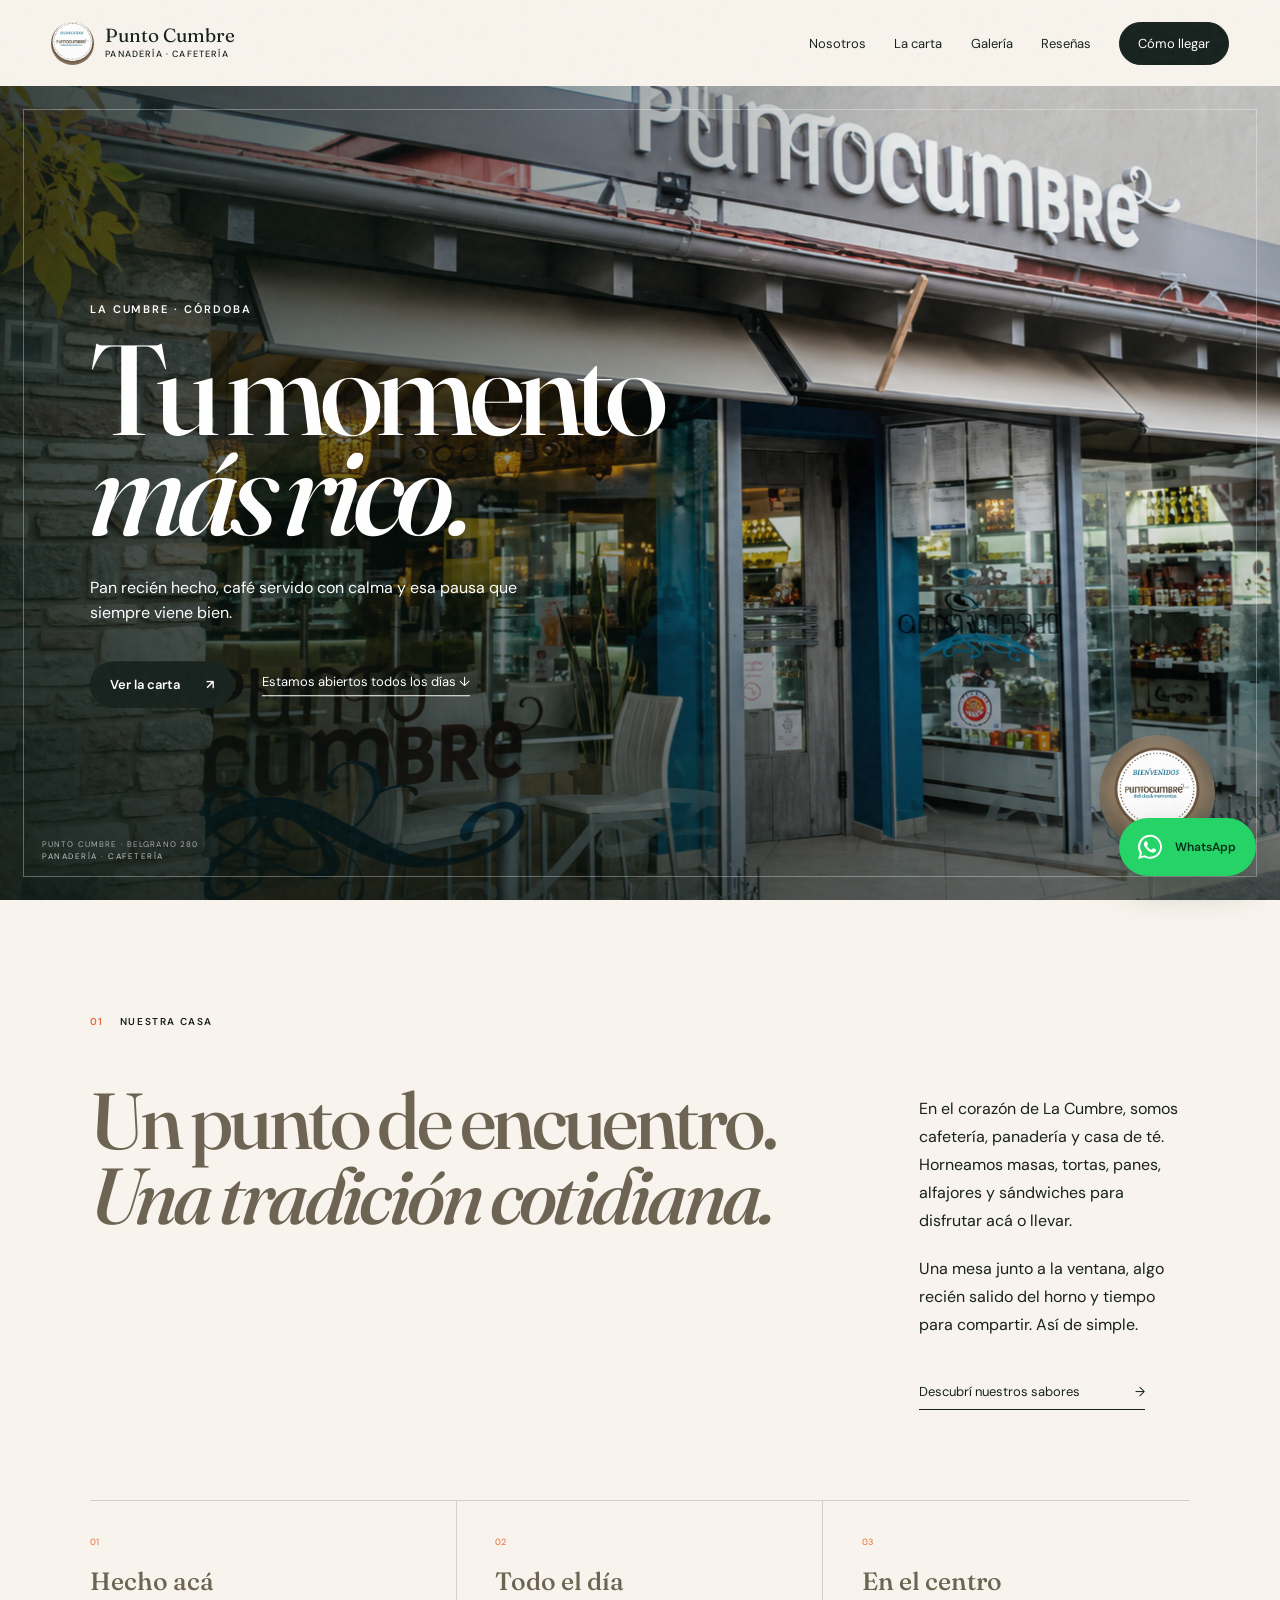
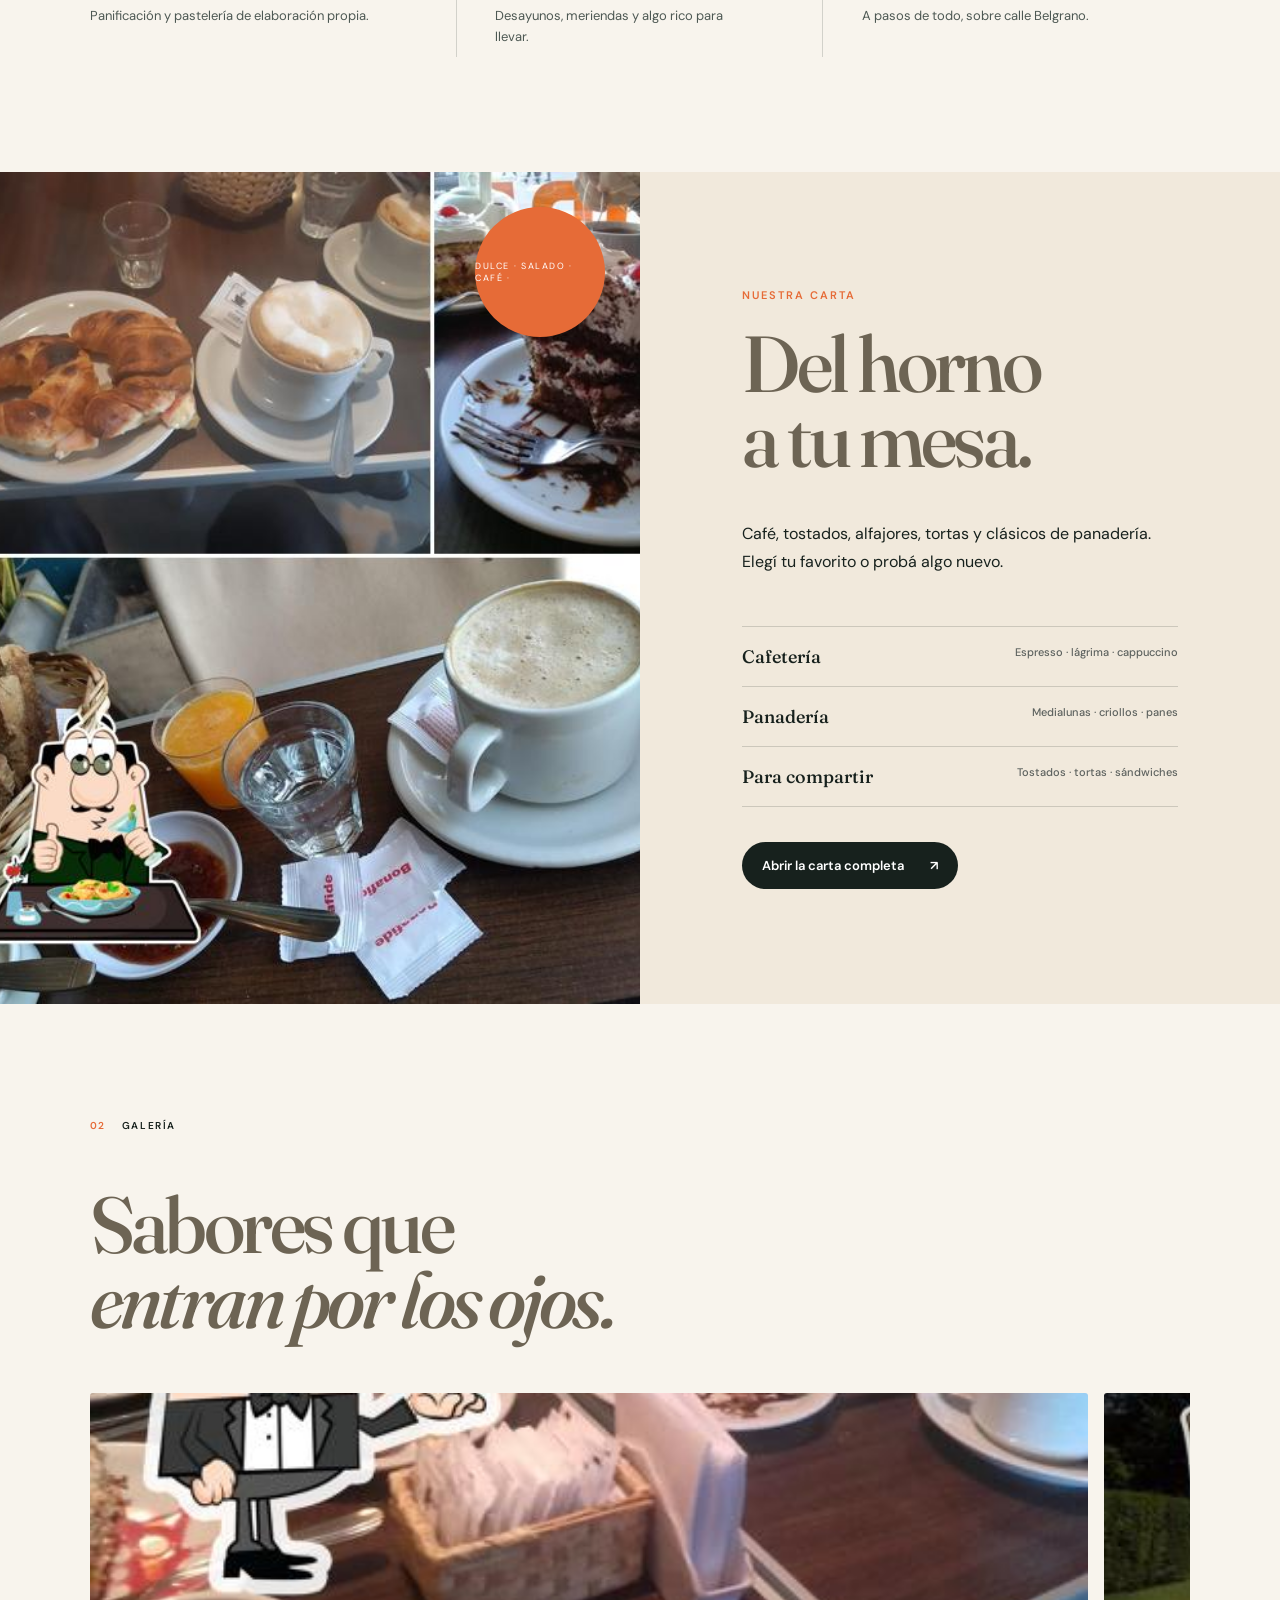
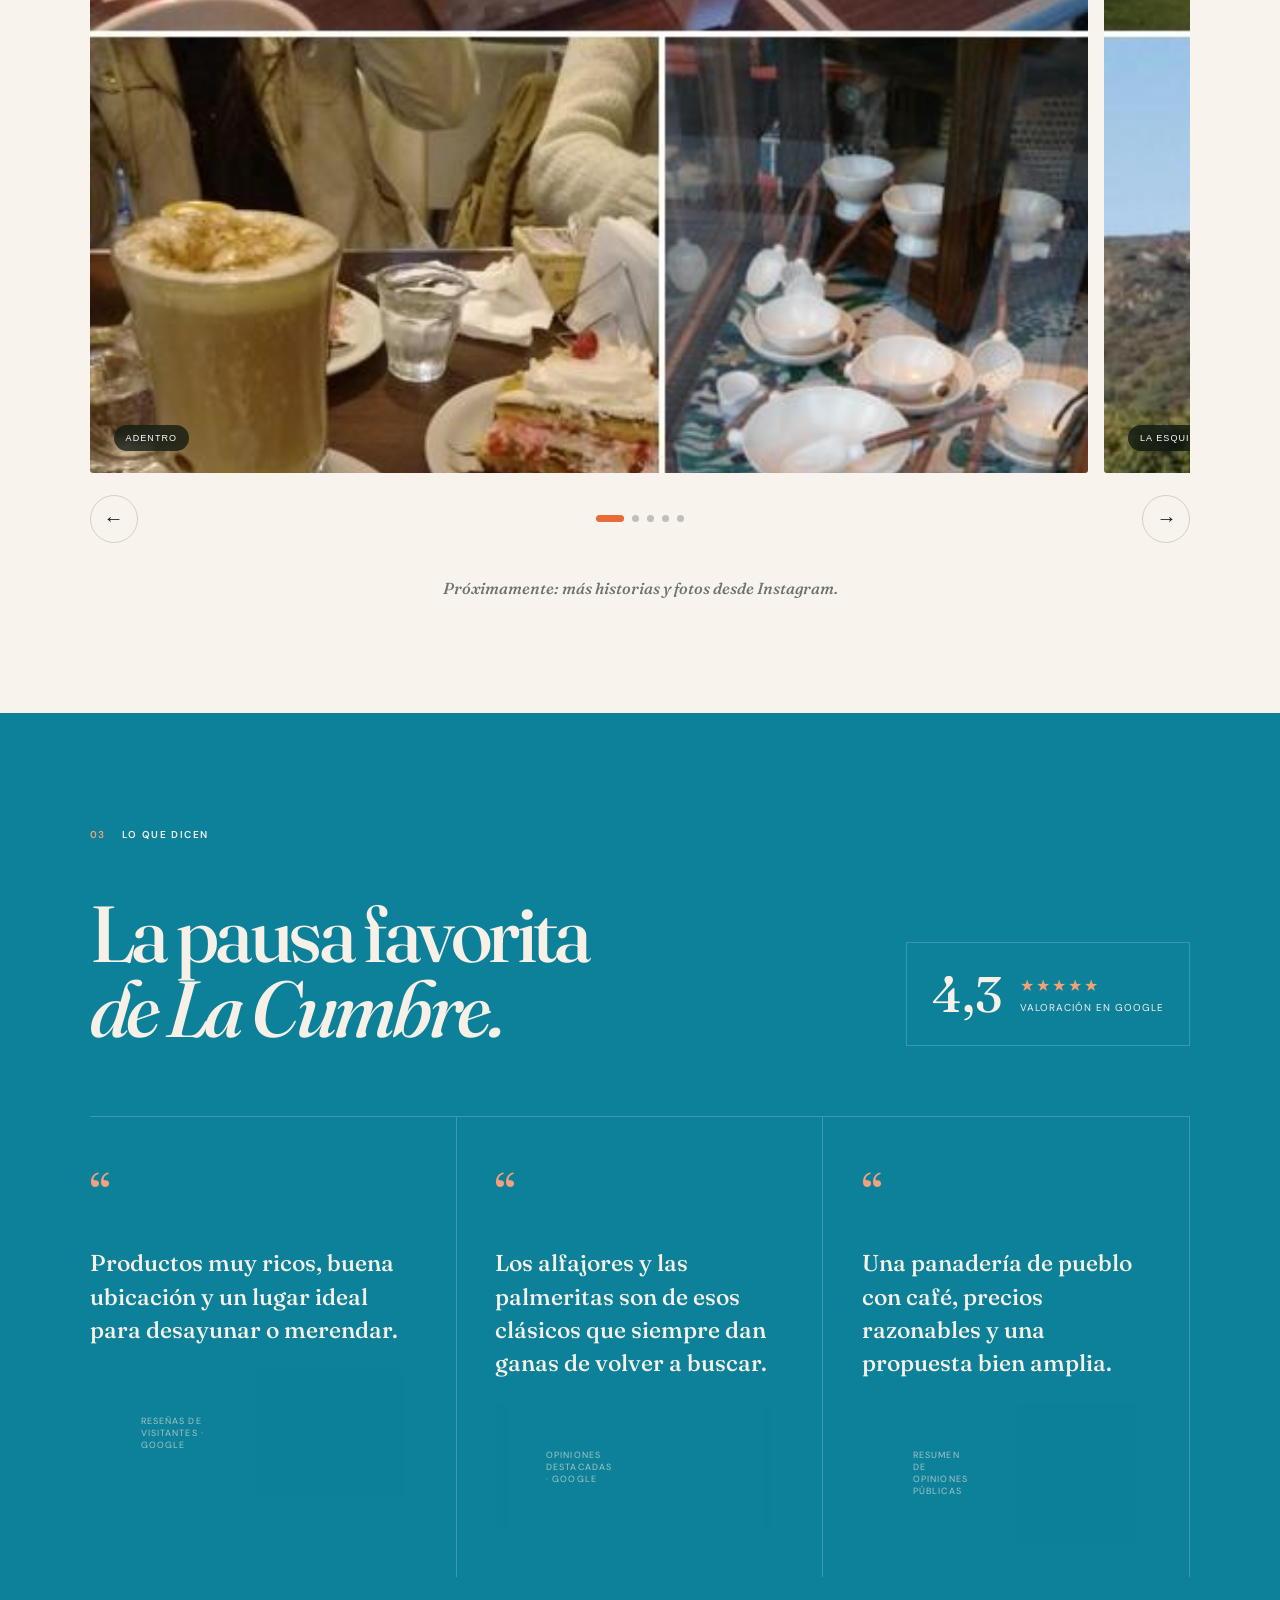
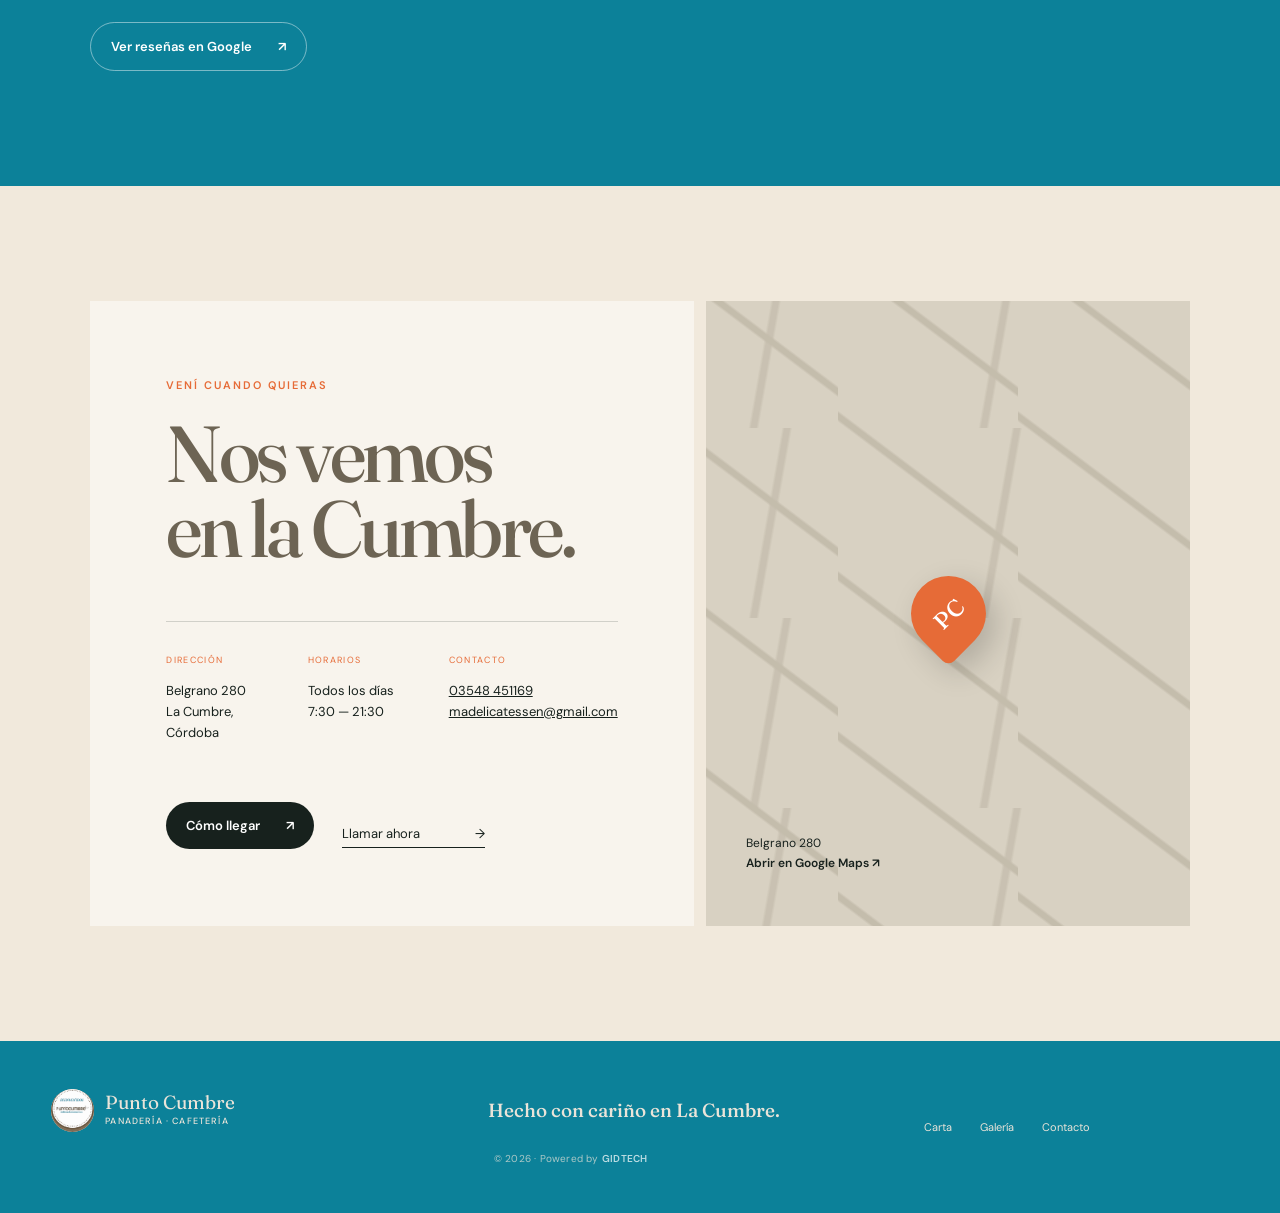
<file: index.html>
<!doctype html>
<html lang="es">
<head>
  <meta charset="utf-8">
  <meta name="viewport" content="width=device-width,initial-scale=1">
  <meta name="description" content="Punto Cumbre, panadería y cafetería en La Cumbre, Córdoba. Panificación propia, café y momentos ricos todos los días.">
  <meta name="theme-color" content="#0C8199">
  <title>Punto Cumbre — Panadería & Cafetería</title>
  <link rel="preconnect" href="https://fonts.googleapis.com">
  <link rel="preconnect" href="https://fonts.gstatic.com" crossorigin>
  <link href="https://fonts.googleapis.com/css2?family=DM+Sans:wght@400;500;600&family=Fraunces:opsz,wght@9..144,500;9..144,600&display=swap" rel="stylesheet">
  <link rel="stylesheet" href="styles.css?v=20260728k">
</head>
<body>
  <div class="noise" aria-hidden="true"></div>
  <header class="site-header" id="inicio">
    <a class="brand" href="#inicio" aria-label="Punto Cumbre, inicio">
      <span class="brand-mark"><img src="assets/img/logopuntocumbre-blanco.png" alt="" aria-hidden="true"></span>
      <span>Punto Cumbre<small>panadería · cafetería</small></span>
    </a>
    <button class="menu-toggle" aria-label="Abrir menú" aria-expanded="false"><span></span><span></span></button>
    <nav class="nav" aria-label="Navegación principal">
      <a href="#historia">Nosotros</a>
      <a href="menu.html">La carta</a>
      <a href="#galeria">Galería</a>
      <a href="#resenas">Reseñas</a>
      <a class="nav-cta" href="#visitanos">Cómo llegar</a>
    </nav>
  </header>

  <main>
    <section class="hero" id="hero">
      <div class="hero-media" aria-hidden="true">
        <img class="hero-image" src="assets/img/fachada-premium.png" alt="" fetchpriority="high">
        <div class="hero-light"></div>
      </div>
      <div class="hero-shade"></div>
      <div class="hero-curtain" aria-hidden="true"></div>
      <div class="hero-frame" aria-hidden="true"><span>Panadería · Cafetería</span><span>La Cumbre · Córdoba</span></div>
      <div class="hero-copy">
        <p class="eyebrow">La Cumbre · Córdoba</p>
        <h1>Tu momento<br><em>más rico.</em></h1>
        <p class="hero-lead">Pan recién hecho, café servido con calma y esa pausa que siempre viene bien.</p>
        <div class="hero-actions">
          <a class="button button-light" href="menu.html">Ver la carta <span>↗</span></a>
          <a class="text-link" href="#visitanos">Estamos abiertos todos los días ↓</a>
        </div>
      </div>
      <div class="hero-stamp" aria-label="Logo de Punto Cumbre">
        <img class="hero-logo" src="assets/img/logopuntocumbre-blanco.png" alt="Punto Cumbre, delicias y momentos">
      </div>
      <p class="photo-credit">Punto Cumbre · Belgrano 280</p>
    </section>

    <section class="intro section" id="historia">
      <div class="section-kicker"><span>01</span> Nuestra casa</div>
      <div class="intro-grid">
        <h2>Un punto de encuentro.<br><em>Una tradición cotidiana.</em></h2>
        <div class="intro-copy">
          <p>En el corazón de La Cumbre, somos cafetería, panadería y casa de té. Horneamos masas, tortas, panes, alfajores y sándwiches para disfrutar acá o llevar.</p>
          <p>Una mesa junto a la ventana, algo recién salido del horno y tiempo para compartir. Así de simple.</p>
          <a class="arrow-link" href="menu.html">Descubrí nuestros sabores <span>→</span></a>
        </div>
      </div>
      <div class="feature-strip">
        <article><span>01</span><h3>Hecho acá</h3><p>Panificación y pastelería de elaboración propia.</p></article>
        <article><span>02</span><h3>Todo el día</h3><p>Desayunos, meriendas y algo rico para llevar.</p></article>
        <article><span>03</span><h3>En el centro</h3><p>A pasos de todo, sobre calle Belgrano.</p></article>
      </div>
    </section>

    <section class="menu-teaser">
      <div class="menu-visual">
        <img src="assets/img/productos.jpg" alt="Selección de productos de Punto Cumbre" loading="lazy">
        <div class="menu-orbit"><span>dulce · salado · café · </span></div>
      </div>
      <div class="menu-copy">
        <p class="eyebrow dark">Nuestra carta</p>
        <h2>Del horno<br>a tu mesa.</h2>
        <p>Café, tostados, alfajores, tortas y clásicos de panadería. Elegí tu favorito o probá algo nuevo.</p>
        <ul class="menu-highlights">
          <li><span>Cafetería</span><b>Espresso · lágrima · cappuccino</b></li>
          <li><span>Panadería</span><b>Medialunas · criollos · panes</b></li>
          <li><span>Para compartir</span><b>Tostados · tortas · sándwiches</b></li>
        </ul>
        <a class="button button-dark" href="menu.html">Abrir la carta completa <span>↗</span></a>
      </div>
    </section>

    <section class="gallery-section section" id="galeria">
      <div class="gallery-heading">
        <div>
          <div class="section-kicker"><span>02</span> Galería</div>
          <h2>Sabores que<br><em>entran por los ojos.</em></h2>
        </div>
      </div>
      <div class="gallery-slider" aria-label="Galería de Punto Cumbre">
        <div class="gallery-grid" id="gallery-grid">
          <button class="gallery-item" data-src="assets/img/interior.jpg"><img src="assets/img/interior.jpg" alt="Interior de Punto Cumbre" loading="lazy"><span>Adentro</span></button>
          <button class="gallery-item" data-src="assets/img/exterior.jpg"><img src="assets/img/exterior.jpg" alt="Exterior de Punto Cumbre" loading="lazy"><span>La esquina</span></button>
          <button class="gallery-item" data-src="assets/img/momentos.jpg"><img src="assets/img/momentos.jpg" alt="Comidas y bebidas en Punto Cumbre" loading="lazy"><span>La mesa</span></button>
          <button class="gallery-item" data-src="assets/img/sabores.jpg"><img src="assets/img/sabores.jpg" alt="Sabores de Punto Cumbre" loading="lazy"><span>Favoritos</span></button>
          <button class="gallery-item" data-src="assets/img/detalle.jpg"><img src="assets/img/detalle.jpg" alt="Detalles de la cafetería" loading="lazy"><span>Momentos</span></button>
        </div>
        <div class="gallery-controls">
          <button class="gallery-arrow gallery-prev" type="button" aria-label="Foto anterior">←</button>
          <div class="gallery-dots" id="gallery-dots" aria-label="Seleccionar foto"></div>
          <button class="gallery-arrow gallery-next" type="button" aria-label="Foto siguiente">→</button>
        </div>
      </div>
      <p class="instagram-note">Próximamente: más historias y fotos desde Instagram.</p>
    </section>

    <section class="reviews section" id="resenas">
      <div class="reviews-top">
        <div>
          <div class="section-kicker light"><span>03</span> Lo que dicen</div>
          <h2>La pausa favorita<br><em>de La Cumbre.</em></h2>
        </div>
        <div class="rating-card"><strong>4,3</strong><div><span>★★★★★</span><p>Valoración en Google</p></div></div>
      </div>
      <div class="review-track">
        <blockquote><span>“</span><p>Productos muy ricos, buena ubicación y un lugar ideal para desayunar o merendar.</p><footer>Reseñas de visitantes · Google</footer></blockquote>
        <blockquote><span>“</span><p>Los alfajores y las palmeritas son de esos clásicos que siempre dan ganas de volver a buscar.</p><footer>Opiniones destacadas · Google</footer></blockquote>
        <blockquote><span>“</span><p>Una panadería de pueblo con café, precios razonables y una propuesta bien amplia.</p><footer>Resumen de opiniones públicas</footer></blockquote>
      </div>
      <a class="button button-outline" href="https://maps.app.goo.gl/vWAQyQ6MdUSoWvSz7" target="_blank" rel="noopener">Ver reseñas en Google <span>↗</span></a>
    </section>

    <section class="visit section" id="visitanos">
      <div class="visit-card">
        <p class="eyebrow dark">Vení cuando quieras</p>
        <h2>Nos vemos<br>en la Cumbre.</h2>
        <div class="visit-details">
          <div><span>Dirección</span><p>Belgrano 280<br>La Cumbre, Córdoba</p></div>
          <div><span>Horarios</span><p>Todos los días<br>7:30 — 21:30</p></div>
          <div><span>Contacto</span><p><a href="tel:+543548451169">03548 451169</a><br><a href="mailto:madelicatessen@gmail.com">madelicatessen@gmail.com</a></p></div>
        </div>
        <div class="visit-actions">
          <a class="button button-dark" href="https://maps.app.goo.gl/vWAQyQ6MdUSoWvSz7" target="_blank" rel="noopener">Cómo llegar <span>↗</span></a>
          <a class="arrow-link" href="tel:+543548451169">Llamar ahora <span>→</span></a>
        </div>
      </div>
      <a class="map-panel" href="https://maps.app.goo.gl/vWAQyQ6MdUSoWvSz7" target="_blank" rel="noopener" aria-label="Abrir ubicación en Google Maps">
        <div class="map-lines"></div><span class="map-pin">PC</span><p>Belgrano 280<br><b>Abrir en Google Maps ↗</b></p>
      </a>
    </section>
  </main>

  <footer class="site-footer">
    <a class="brand footer-brand" href="#inicio"><span class="brand-mark"><img src="assets/img/logopuntocumbre-blanco.png" alt="" aria-hidden="true"></span><span>Punto Cumbre<small>panadería · cafetería</small></span></a>
    <p class="footer-message">Hecho con cariño en La Cumbre.</p>
    <nav class="footer-nav" aria-label="Navegación del pie de página"><a href="menu.html">Carta</a><a href="#galeria">Galería</a><a href="#visitanos">Contacto</a></nav>
    <small class="footer-meta">© <span id="year">2026</span> · Powered by <strong>GIDTECH</strong></small>
  </footer>

  <dialog class="lightbox" id="lightbox"><button aria-label="Cerrar">×</button><img alt="Foto ampliada"></dialog>
  <a class="whatsapp-float" id="whatsapp-button" href="https://wa.me/5493516864764?text=Hola%20Punto%20Cumbre%2C%20quisiera%20hacer%20una%20consulta." target="_blank" rel="noopener" aria-label="Consultar por WhatsApp">
    <svg aria-hidden="true" viewBox="0 0 32 32"><path d="M16.04 3A12.8 12.8 0 0 0 5.1 22.46L3.4 28.7l6.39-1.68A12.8 12.8 0 1 0 16.04 3Zm0 23.42c-1.88 0-3.72-.5-5.33-1.45l-.38-.23-3.79 1 1.01-3.69-.25-.38a10.62 10.62 0 1 1 8.74 4.75Zm5.82-7.95c-.32-.16-1.89-.93-2.18-1.04-.3-.1-.51-.16-.72.16-.22.32-.83 1.04-1.02 1.25-.19.21-.37.24-.69.08-.32-.16-1.35-.5-2.57-1.59a9.65 9.65 0 0 1-1.78-2.21c-.19-.32-.02-.49.14-.65.14-.14.32-.37.48-.56.16-.18.21-.32.32-.53.11-.21.05-.4-.03-.56-.08-.16-.72-1.74-.99-2.38-.26-.63-.53-.54-.72-.55h-.62c-.21 0-.56.08-.85.4-.3.32-1.12 1.09-1.12 2.66s1.15 3.09 1.31 3.3c.16.21 2.25 3.44 5.45 4.82.76.33 1.36.52 1.82.67.77.24 1.46.21 2.01.13.62-.09 1.89-.78 2.16-1.52.27-.75.27-1.39.19-1.52-.08-.14-.29-.22-.61-.38Z"/></svg>
    <span class="whatsapp-label">WhatsApp</span>
  </a>
  <script src="main.js?v=20260728c" defer></script>
</body>
</html>
</file>
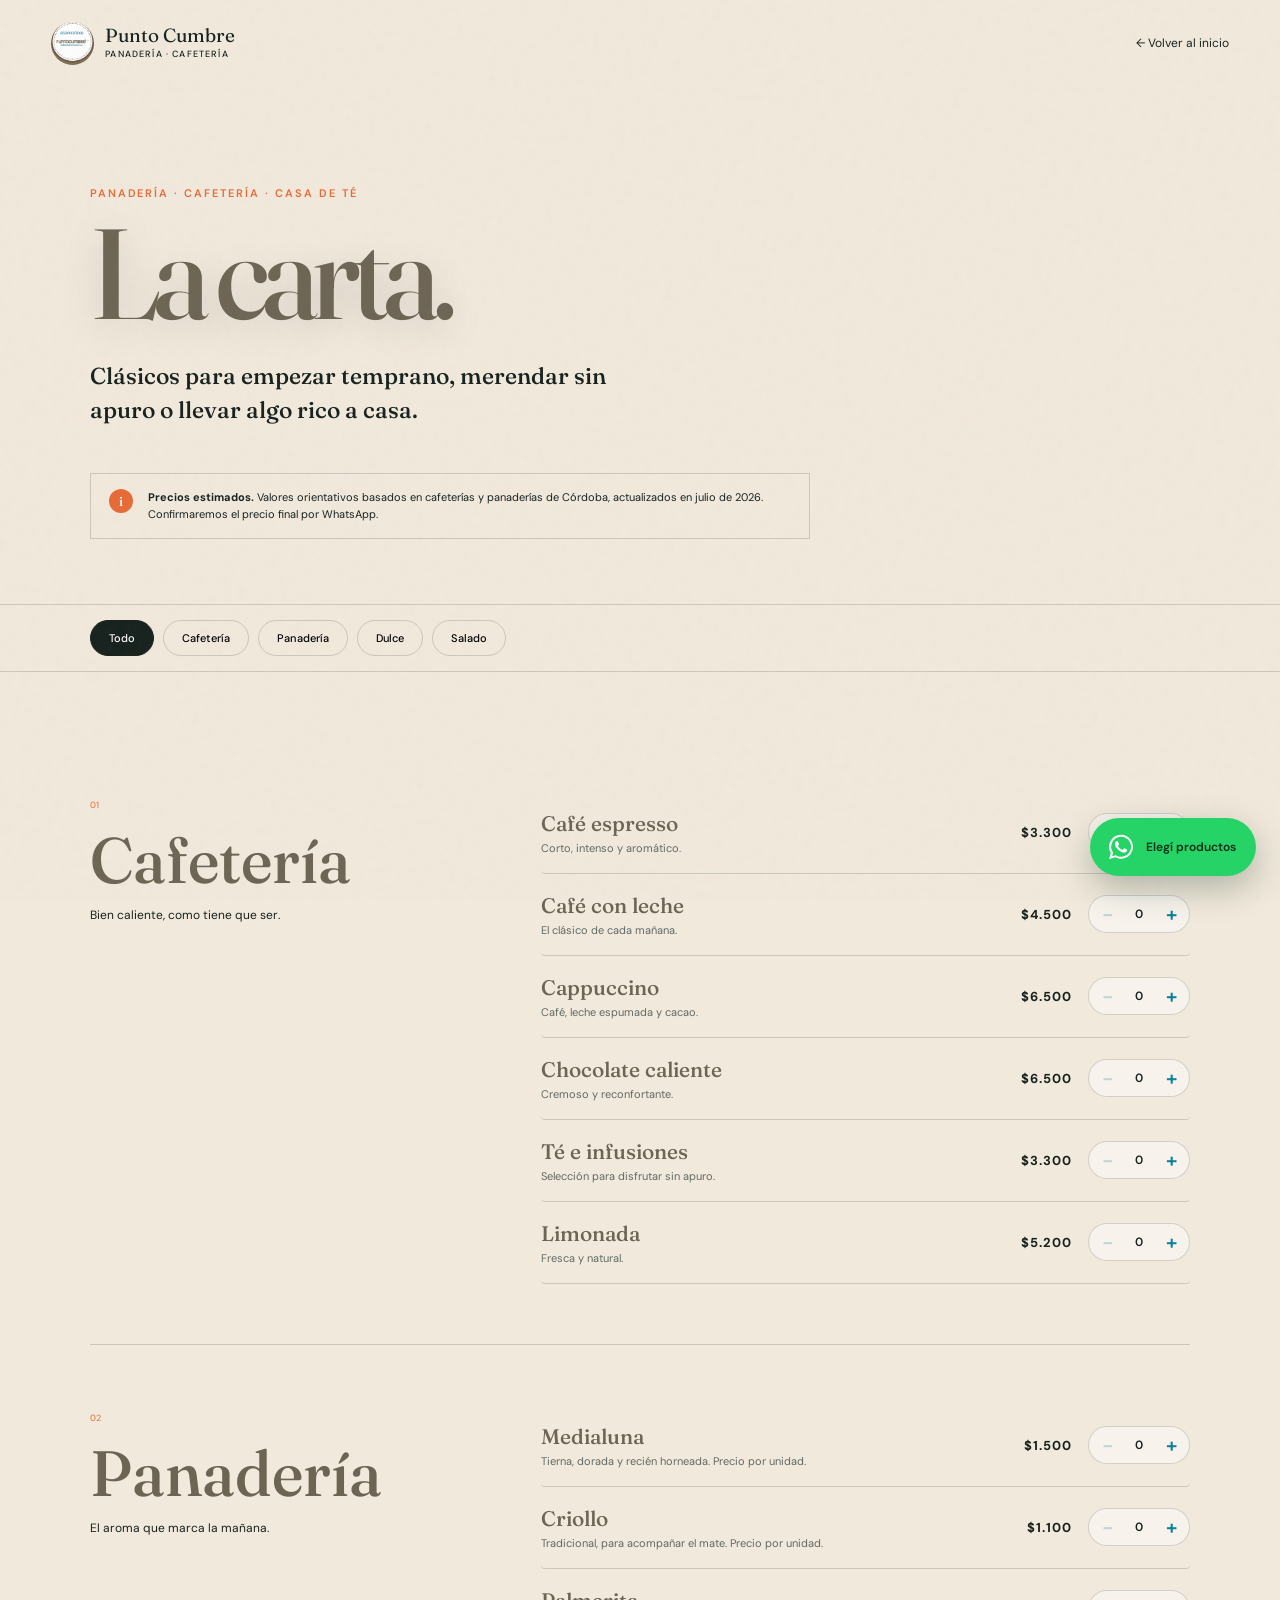
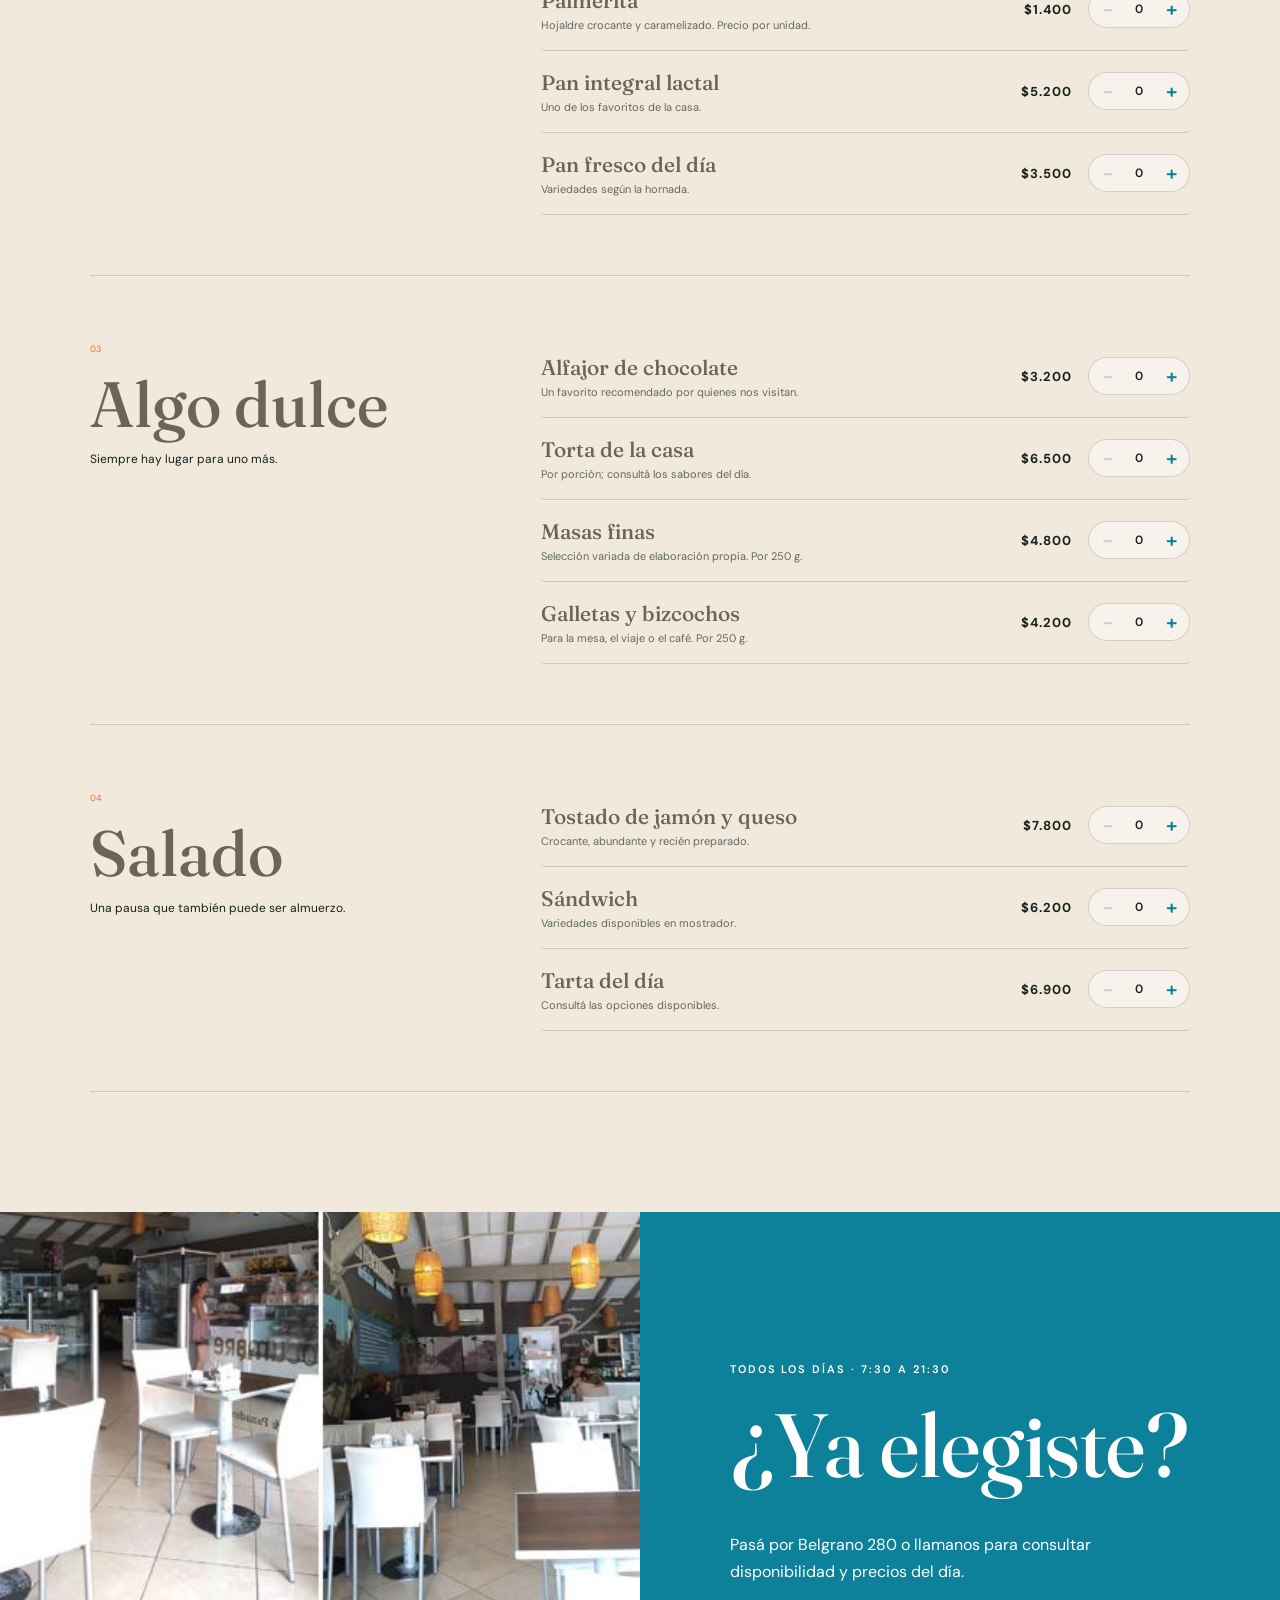
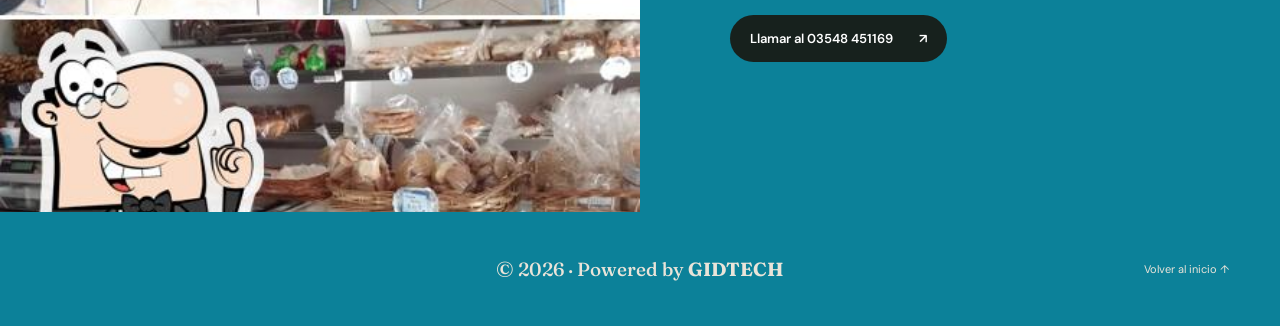
<file: menu.html>
<!doctype html>
<html lang="es">
<head>
  <meta charset="utf-8">
  <meta name="viewport" content="width=device-width,initial-scale=1">
  <meta name="description" content="Carta de Punto Cumbre: cafetería, panadería, pastelería y opciones saladas.">
  <meta name="theme-color" content="#f1e9dc">
  <title>La carta — Punto Cumbre</title>
  <link rel="preconnect" href="https://fonts.googleapis.com">
  <link rel="preconnect" href="https://fonts.gstatic.com" crossorigin>
  <link href="https://fonts.googleapis.com/css2?family=DM+Sans:wght@400;500;600&family=Fraunces:opsz,wght@9..144,500;9..144,600&display=swap" rel="stylesheet">
  <link rel="stylesheet" href="styles.css?v=20260728k">
</head>
<body class="menu-page">
  <div class="noise" aria-hidden="true"></div>
  <header class="site-header menu-header">
    <a class="brand" href="index.html"><span class="brand-mark"><img src="assets/img/logopuntocumbre-blanco.png" alt="" aria-hidden="true"></span><span>Punto Cumbre<small>panadería · cafetería</small></span></a>
    <a class="back-home" href="index.html">← Volver al inicio</a>
  </header>
  <main>
    <section class="menu-hero">
      <p class="eyebrow dark">Panadería · Cafetería · Casa de té</p>
      <h1>La carta.</h1>
      <p>Clásicos para empezar temprano, merendar sin apuro o llevar algo rico a casa.</p>
      <div class="menu-notice"><span>i</span><p><strong>Precios estimados.</strong> Valores orientativos basados en cafeterías y panaderías de Córdoba, actualizados en julio de 2026. Confirmaremos el precio final por WhatsApp.</p></div>
    </section>
    <nav class="menu-filter" aria-label="Categorías">
      <button class="active" data-filter="all">Todo</button>
      <button data-filter="cafeteria">Cafetería</button>
      <button data-filter="panaderia">Panadería</button>
      <button data-filter="dulce">Dulce</button>
      <button data-filter="salado">Salado</button>
    </nav>
    <section class="full-menu" aria-label="Productos para seleccionar">
      <div class="menu-category" data-category="cafeteria">
        <div class="category-title"><span>01</span><h2>Cafetería</h2><p>Bien caliente, como tiene que ser.</p></div>
        <div class="menu-list">
          <article data-price="3300"><div><h3>Café espresso</h3><p>Corto, intenso y aromático.</p></div><b>$3.300</b></article>
          <article data-price="4500"><div><h3>Café con leche</h3><p>El clásico de cada mañana.</p></div><b>$4.500</b></article>
          <article data-price="6500"><div><h3>Cappuccino</h3><p>Café, leche espumada y cacao.</p></div><b>$6.500</b></article>
          <article data-price="6500"><div><h3>Chocolate caliente</h3><p>Cremoso y reconfortante.</p></div><b>$6.500</b></article>
          <article data-price="3300"><div><h3>Té e infusiones</h3><p>Selección para disfrutar sin apuro.</p></div><b>$3.300</b></article>
          <article data-price="5200"><div><h3>Limonada</h3><p>Fresca y natural.</p></div><b>$5.200</b></article>
        </div>
      </div>
      <div class="menu-category" data-category="panaderia">
        <div class="category-title"><span>02</span><h2>Panadería</h2><p>El aroma que marca la mañana.</p></div>
        <div class="menu-list">
          <article data-price="1500"><div><h3>Medialuna</h3><p>Tierna, dorada y recién horneada. Precio por unidad.</p></div><b>$1.500</b></article>
          <article data-price="1100"><div><h3>Criollo</h3><p>Tradicional, para acompañar el mate. Precio por unidad.</p></div><b>$1.100</b></article>
          <article data-price="1400"><div><h3>Palmerita</h3><p>Hojaldre crocante y caramelizado. Precio por unidad.</p></div><b>$1.400</b></article>
          <article data-price="5200"><div><h3>Pan integral lactal</h3><p>Uno de los favoritos de la casa.</p></div><b>$5.200</b></article>
          <article data-price="3500"><div><h3>Pan fresco del día</h3><p>Variedades según la hornada.</p></div><b>$3.500</b></article>
        </div>
      </div>
      <div class="menu-category" data-category="dulce">
        <div class="category-title"><span>03</span><h2>Algo dulce</h2><p>Siempre hay lugar para uno más.</p></div>
        <div class="menu-list">
          <article data-price="3200"><div><h3>Alfajor de chocolate</h3><p>Un favorito recomendado por quienes nos visitan.</p></div><b>$3.200</b></article>
          <article data-price="6500"><div><h3>Torta de la casa</h3><p>Por porción; consultá los sabores del día.</p></div><b>$6.500</b></article>
          <article data-price="4800"><div><h3>Masas finas</h3><p>Selección variada de elaboración propia. Por 250 g.</p></div><b>$4.800</b></article>
          <article data-price="4200"><div><h3>Galletas y bizcochos</h3><p>Para la mesa, el viaje o el café. Por 250 g.</p></div><b>$4.200</b></article>
        </div>
      </div>
      <div class="menu-category" data-category="salado">
        <div class="category-title"><span>04</span><h2>Salado</h2><p>Una pausa que también puede ser almuerzo.</p></div>
        <div class="menu-list">
          <article data-price="7800"><div><h3>Tostado de jamón y queso</h3><p>Crocante, abundante y recién preparado.</p></div><b>$7.800</b></article>
          <article data-price="6200"><div><h3>Sándwich</h3><p>Variedades disponibles en mostrador.</p></div><b>$6.200</b></article>
          <article data-price="6900"><div><h3>Tarta del día</h3><p>Consultá las opciones disponibles.</p></div><b>$6.900</b></article>
        </div>
      </div>
    </section>
    <section class="menu-bottom">
      <img src="assets/img/detalle.jpg" alt="Productos de Punto Cumbre" loading="lazy">
      <div><p class="eyebrow">Todos los días · 7:30 a 21:30</p><h2>¿Ya elegiste?</h2><p>Pasá por Belgrano 280 o llamanos para consultar disponibilidad y precios del día.</p><a class="button button-light" href="tel:+543548451169">Llamar al 03548 451169 <span>↗</span></a></div>
    </section>
  </main>
  <footer class="menu-footer"><p>© <span id="year">2026</span> · Powered by <strong>GIDTECH</strong></p><a href="index.html">Volver al inicio ↑</a></footer>
  <aside class="cart-summary" id="cart-summary" hidden aria-live="polite">
    <div><span>Tu pedido</span><strong id="cart-total">$0</strong></div>
    <button id="cart-cancel" type="button">Cancelar pedido</button>
  </aside>
  <a class="whatsapp-float" id="whatsapp-button" href="https://wa.me/5493516864764" target="_blank" rel="noopener" aria-label="Enviar pedido por WhatsApp">
    <span class="whatsapp-badge" id="whatsapp-count" hidden>0</span>
    <svg aria-hidden="true" viewBox="0 0 32 32"><path d="M16.04 3A12.8 12.8 0 0 0 5.1 22.46L3.4 28.7l6.39-1.68A12.8 12.8 0 1 0 16.04 3Zm0 23.42c-1.88 0-3.72-.5-5.33-1.45l-.38-.23-3.79 1 1.01-3.69-.25-.38a10.62 10.62 0 1 1 8.74 4.75Zm5.82-7.95c-.32-.16-1.89-.93-2.18-1.04-.3-.1-.51-.16-.72.16-.22.32-.83 1.04-1.02 1.25-.19.21-.37.24-.69.08-.32-.16-1.35-.5-2.57-1.59a9.65 9.65 0 0 1-1.78-2.21c-.19-.32-.02-.49.14-.65.14-.14.32-.37.48-.56.16-.18.21-.32.32-.53.11-.21.05-.4-.03-.56-.08-.16-.72-1.74-.99-2.38-.26-.63-.53-.54-.72-.55h-.62c-.21 0-.56.08-.85.4-.3.32-1.12 1.09-1.12 2.66s1.15 3.09 1.31 3.3c.16.21 2.25 3.44 5.45 4.82.76.33 1.36.52 1.82.67.77.24 1.46.21 2.01.13.62-.09 1.89-.78 2.16-1.52.27-.75.27-1.39.19-1.52-.08-.14-.29-.22-.61-.38Z"/></svg>
    <span class="whatsapp-label">Elegí productos</span>
  </a>
  <script src="main.js?v=20260728c" defer></script>
</body>
</html>
</file>
<file: styles.css>
:root{--green:#0c8199;--green-2:#0c8199;--cream:#f1e9dc;--paper:#f8f4ed;--ink:#17211d;--heading:#6d6454;--orange:#e66b37;--line:rgba(23,33,29,.17);--serif:"Fraunces",Georgia,serif;--sans:"DM Sans",Arial,sans-serif}
*{box-sizing:border-box}html{scroll-behavior:smooth}body{margin:0;background:var(--paper);color:var(--ink);font-family:var(--sans);overflow-x:hidden}.noise{position:fixed;inset:0;pointer-events:none;z-index:20;opacity:.035;background-image:url("data:image/svg+xml,%3Csvg viewBox='0 0 140 140' xmlns='http://www.w3.org/2000/svg'%3E%3Cfilter id='n'%3E%3CfeTurbulence type='fractalNoise' baseFrequency='.8' numOctaves='4' stitchTiles='stitch'/%3E%3C/filter%3E%3Crect width='100%25' height='100%25' filter='url(%23n)'/%3E%3C/svg%3E")}.site-header{height:86px;padding:0 4vw;display:flex;align-items:center;justify-content:space-between;background:var(--paper);position:relative;z-index:15}.brand{display:flex;align-items:center;gap:11px;color:inherit;text-decoration:none;font-family:var(--serif);font-size:19px;line-height:.9}.brand small{display:block;font:500 9px/1 var(--sans);text-transform:uppercase;letter-spacing:.13em;margin-top:6px}.brand-mark{width:43px;height:43px;border-radius:50%;display:grid;place-items:center;background:var(--green);color:var(--cream);font:600 14px/1 var(--serif)}.nav{display:flex;align-items:center;gap:2.2vw}.nav a{color:inherit;text-decoration:none;font-size:13px}.nav a:not(.nav-cta):hover{color:var(--orange)}.nav-cta{padding:12px 18px;border:1px solid var(--ink);border-radius:99px}.menu-toggle{display:none;border:0;background:none;width:42px;height:42px}.menu-toggle span{display:block;width:24px;height:1px;background:var(--ink);margin:6px}
.hero{--hero-x:0px;--hero-y:0px;--hero-scroll:0px;height:calc(100vh - 86px);min-height:650px;position:relative;color:#fff;overflow:hidden;background:#0b211a;isolation:isolate}.hero-media{position:absolute;inset:-3%;overflow:hidden;transform:translate3d(var(--hero-x),calc(var(--hero-y) + var(--hero-scroll)),0) scale(1.035);will-change:transform;animation:hero-media-in 1.8s cubic-bezier(.16,1,.3,1) both}.hero-image{width:100%;height:100%;object-fit:cover;object-position:center 48%;filter:saturate(.92) contrast(1.03);transform:scale(1.04);animation:hero-breathe 14s 1.8s ease-in-out infinite alternate}.hero-light{position:absolute;inset:-25%;background:radial-gradient(circle at 74% 16%,rgba(255,244,215,.28),transparent 27%);mix-blend-mode:screen;transform:translate3d(calc(var(--hero-x) * -1.8),calc(var(--hero-y) * -1.8),0);pointer-events:none}.hero-shade{position:absolute;inset:0;z-index:1;background:linear-gradient(90deg,rgba(7,20,15,.82) 0,rgba(7,20,15,.48) 38%,rgba(7,20,15,.08) 72%),linear-gradient(0deg,rgba(4,12,9,.58),transparent 52%)}.hero-shade::after{content:"";position:absolute;inset:0;background:linear-gradient(115deg,transparent 30%,rgba(255,255,255,.12) 47%,transparent 59%);transform:translateX(-120%);animation:hero-sheen 1.35s 1.15s cubic-bezier(.16,1,.3,1) forwards}.hero-curtain{position:absolute;inset:0;z-index:7;background:var(--cream);transform-origin:right center;animation:curtain-open 1.45s .12s cubic-bezier(.77,0,.18,1) forwards}.hero-frame{position:absolute;z-index:3;inset:23px;pointer-events:none;border:1px solid rgba(255,255,255,.32);display:flex;align-items:flex-end;justify-content:space-between;padding:15px 18px;color:rgba(255,255,255,.72);font-size:8px;letter-spacing:.19em;text-transform:uppercase;opacity:0;animation:fade-up .8s 1.65s ease forwards}.hero-copy{position:absolute;z-index:4;left:7vw;top:50%;transform:translateY(-47%);max-width:780px}.hero-copy>*{opacity:0;transform:translateY(22px);animation:fade-up .85s cubic-bezier(.16,1,.3,1) forwards}.hero-copy .eyebrow{animation-delay:1.08s}.hero-copy h1{animation-delay:1.16s}.hero-copy .hero-lead{animation-delay:1.28s}.hero-copy .hero-actions{animation-delay:1.38s}.eyebrow{text-transform:uppercase;letter-spacing:.18em;font-size:11px;font-weight:600;margin:0 0 24px}.eyebrow.dark{color:var(--orange)}.hero h1,.menu-hero h1{font:500 clamp(70px,10vw,150px)/.78 var(--serif);letter-spacing:-.055em;margin:0;text-shadow:0 8px 40px rgba(0,0,0,.14)}.hero h1 em,.section h2 em{font-weight:500}.hero-lead{font-size:16px;line-height:1.6;max-width:430px;margin:35px 0}.hero-actions{display:flex;align-items:center;gap:28px}.button{border:0;border-radius:100px;padding:15px 20px;display:inline-flex;align-items:center;justify-content:center;gap:26px;text-decoration:none;font-size:13px;font-weight:600;transition:.25s ease}.button:hover{transform:translateY(-2px)}.button-light{background:var(--cream);color:var(--ink)}.button-dark{background:var(--green);color:#fff}.button-outline{border:1px solid rgba(255,255,255,.45);color:#fff}.text-link,.arrow-link{color:inherit;text-decoration:none;font-size:13px;border-bottom:1px solid currentColor;padding-bottom:5px}.hero-stamp{position:absolute;z-index:4;right:5vw;bottom:48px;width:118px;height:118px;border:1px solid rgba(255,255,255,.55);border-radius:50%;display:grid;place-items:center;opacity:0;animation:fade-up .9s 1.62s ease forwards;backdrop-filter:blur(5px)}.hero-stamp span{position:absolute;font-size:8px;text-transform:uppercase;letter-spacing:.2em;animation:spin 16s linear infinite}.hero-stamp b{font:500 30px var(--serif)}.photo-credit{position:absolute;z-index:4;left:42px;bottom:43px;font-size:8px;text-transform:uppercase;letter-spacing:.14em;opacity:.62}
.section{padding:115px 7vw}.section-kicker{font-size:10px;text-transform:uppercase;letter-spacing:.16em;font-weight:600;display:flex;gap:16px;align-items:center;margin-bottom:55px}.section-kicker span{color:var(--orange)}.intro-grid{display:grid;grid-template-columns:1.45fr .55fr;gap:9vw}.section h2,.menu-copy h2,.visit h2{font:500 clamp(48px,6.2vw,96px)/.95 var(--serif);letter-spacing:-.045em;margin:0}.intro-copy{padding-top:12px;font-size:16px;line-height:1.75}.intro-copy p{margin:0 0 20px}.arrow-link{display:inline-flex;justify-content:space-between;gap:55px;margin-top:22px}.feature-strip{display:grid;grid-template-columns:repeat(3,1fr);border-top:1px solid var(--line);margin-top:90px}.feature-strip article{padding:28px 5vw 10px 0;border-right:1px solid var(--line)}.feature-strip article+article{padding-left:3vw}.feature-strip article:last-child{border:0}.feature-strip span{font-size:9px;color:var(--orange)}.feature-strip h3{font:500 25px var(--serif);margin:16px 0 10px}.feature-strip p{font-size:13px;line-height:1.6;margin:0;color:#4d5853}
.menu-teaser{background:var(--cream);display:grid;grid-template-columns:1fr 1fr;min-height:800px}.menu-visual{position:relative;overflow:hidden}.menu-visual img{width:100%;height:100%;object-fit:cover}.menu-copy{padding:9vw 8vw;display:flex;flex-direction:column;align-items:flex-start;justify-content:center}.menu-copy>p:not(.eyebrow){line-height:1.7;max-width:480px}.menu-copy h2{margin-bottom:28px}.menu-highlights{list-style:none;margin:35px 0;padding:0;width:100%;border-top:1px solid var(--line)}.menu-highlights li{padding:18px 0;border-bottom:1px solid var(--line);display:flex;justify-content:space-between;gap:20px}.menu-highlights span{font:500 18px var(--serif)}.menu-highlights b{font-size:11px;font-weight:500;color:#5d625f;text-align:right}.menu-orbit{position:absolute;right:35px;top:35px;width:130px;height:130px;background:var(--orange);border-radius:50%;display:grid;place-items:center;color:#fff}.menu-orbit span{font-size:9px;text-transform:uppercase;letter-spacing:.18em}
.gallery-section{background:var(--paper)}.gallery-heading{margin-bottom:55px}.gallery-grid{display:grid;grid-template-columns:repeat(4,1fr);grid-auto-rows:240px;gap:12px}.gallery-item{border:0;padding:0;position:relative;overflow:hidden;background:#ddd;cursor:zoom-in}.gallery-item.tall{grid-row:span 2}.gallery-item.wide{grid-column:span 2}.gallery-item img{width:100%;height:100%;object-fit:cover;transition:transform .7s cubic-bezier(.2,.8,.2,1)}.gallery-item:hover img{transform:scale(1.045)}.gallery-item span{position:absolute;left:14px;bottom:12px;color:#fff;text-transform:uppercase;letter-spacing:.12em;font-size:9px;text-shadow:0 1px 8px #000}.instagram-note{text-align:center;font:500 italic 16px var(--serif);color:#6c746f;margin:35px 0 0}.lightbox{border:0;padding:0;background:transparent;max-width:90vw;max-height:90vh}.lightbox::backdrop{background:rgba(4,12,9,.92)}.lightbox img{max-width:90vw;max-height:86vh;display:block}.lightbox button{position:fixed;right:25px;top:20px;border:0;background:none;color:#fff;font-size:36px;cursor:pointer}
.reviews{background:var(--green);color:#f6f0e6}.reviews-top{display:grid;grid-template-columns:1fr auto;align-items:end}.section-kicker.light span{color:#f1a17d}.rating-card{display:flex;gap:18px;align-items:center;border:1px solid rgba(255,255,255,.18);padding:20px 25px}.rating-card strong{font:500 50px var(--serif)}.rating-card span{color:#f3a36e;letter-spacing:.12em}.rating-card p{font-size:10px;text-transform:uppercase;letter-spacing:.1em;margin:5px 0 0}.review-track{display:grid;grid-template-columns:repeat(3,1fr);border-top:1px solid rgba(255,255,255,.2);margin:70px 0 45px}.review-track blockquote{margin:0;padding:45px 4vw 35px 0;border-right:1px solid rgba(255,255,255,.2)}.review-track blockquote+blockquote{padding-left:3vw}.review-track span{font:500 50px var(--serif);color:#f1a17d}.review-track p{font:500 23px/1.45 var(--serif)}.review-track footer{font-size:9px;text-transform:uppercase;letter-spacing:.12em;opacity:.7}
.visit{display:grid;grid-template-columns:1fr .8fr;gap:12px;background:var(--cream)}.visit-card{background:var(--paper);padding:6vw}.visit h2{margin-bottom:55px}.visit-details{display:grid;grid-template-columns:repeat(3,1fr);gap:25px;border-top:1px solid var(--line);padding-top:25px}.visit-details span{text-transform:uppercase;letter-spacing:.15em;color:var(--orange);font-size:9px}.visit-details p{font-size:13px;line-height:1.6}.visit-details a{color:inherit}.visit-actions{display:flex;align-items:center;gap:28px;margin-top:45px}.map-panel{min-height:580px;position:relative;display:flex;align-items:center;justify-content:center;overflow:hidden;background-color:#d8d1c2;color:var(--ink);text-decoration:none}.map-lines{position:absolute;inset:-10%;opacity:.6;background:linear-gradient(37deg,transparent 46%,#b8b09f 47%,#b8b09f 49%,transparent 50%),linear-gradient(100deg,transparent 47%,#c0b8a8 48%,#c0b8a8 50%,transparent 51%);background-size:180px 160px,230px 190px}.map-pin{position:relative;z-index:2;width:75px;height:75px;border-radius:50% 50% 50% 8px;background:var(--orange);color:#fff;display:grid;place-items:center;font:500 23px var(--serif);transform:rotate(-45deg);box-shadow:0 14px 30px rgba(0,0,0,.18)}.map-pin::first-line{transform:rotate(45deg)}.map-panel p{position:absolute;bottom:40px;left:40px;font-size:12px;line-height:1.7}.map-panel b{font-weight:600}
footer{padding:45px 4vw;background:#0d2a22;color:#eae4d9;display:grid;grid-template-columns:1fr 1fr auto;align-items:center;gap:30px}.footer-brand{grid-row:span 2}.footer-brand .brand-mark{background:var(--cream);color:var(--green)}footer p{font:500 19px var(--serif);margin:0}footer>div{display:flex;gap:22px}footer a{color:inherit;text-decoration:none;font-size:11px}footer>small{font-size:9px;opacity:.55}
.menu-page{background:var(--cream)}.menu-header{background:transparent}.back-home{color:inherit;text-decoration:none;font-size:12px}.menu-hero{padding:100px 7vw 65px}.menu-hero h1{color:var(--green)}.menu-hero>p:not(.eyebrow){font:500 23px/1.5 var(--serif);max-width:550px;margin-top:35px}.menu-notice{margin-top:45px;max-width:720px;border:1px solid var(--line);padding:15px 18px;display:flex;gap:15px;align-items:start}.menu-notice span{width:24px;height:24px;flex:0 0 auto;border-radius:50%;display:grid;place-items:center;background:var(--orange);color:#fff;font:500 13px var(--serif)}.menu-notice p{margin:0;font-size:11px;line-height:1.55}.menu-filter{position:sticky;top:0;z-index:10;background:rgba(241,233,220,.93);backdrop-filter:blur(12px);padding:15px 7vw;display:flex;gap:9px;border-block:1px solid var(--line);overflow:auto}.menu-filter button{border:1px solid var(--line);background:transparent;border-radius:99px;padding:10px 18px;white-space:nowrap;font:500 11px var(--sans);cursor:pointer}.menu-filter button.active{background:var(--green);color:#fff}.full-menu{padding:60px 7vw 120px}.menu-category{display:grid;grid-template-columns:.7fr 1.3fr;gap:8vw;padding:60px 0;border-bottom:1px solid var(--line)}.menu-category.hidden{display:none}.category-title span{font-size:9px;color:var(--orange)}.category-title h2{font:500 clamp(40px,5vw,72px)/1 var(--serif);margin:15px 0}.category-title p{font-size:12px}.menu-list article{display:flex;justify-content:space-between;gap:25px;border-bottom:1px solid var(--line);padding:18px 0}.menu-list h3{font:500 21px var(--serif);margin:0 0 5px}.menu-list p{font-size:11px;color:#616964;margin:0}.menu-list b{font-size:10px;text-transform:uppercase;letter-spacing:.08em;color:var(--orange)}.menu-bottom{display:grid;grid-template-columns:1fr 1fr;background:var(--green);color:#fff}.menu-bottom img{width:100%;height:600px;object-fit:cover}.menu-bottom>div{padding:7vw;display:flex;flex-direction:column;justify-content:center;align-items:flex-start}.menu-bottom h2{font:500 clamp(55px,7vw,95px)/1 var(--serif);margin:0 0 25px}.menu-bottom>div>p:not(.eyebrow){line-height:1.7;max-width:450px;margin-bottom:30px}.menu-footer{display:flex;justify-content:space-between}.reveal[data-split]{opacity:1;transform:none}
@keyframes hero-media-in{from{opacity:0;transform:translate3d(0,16px,0) scale(1.13)}to{opacity:1;transform:translate3d(var(--hero-x),calc(var(--hero-y) + var(--hero-scroll)),0) scale(1.035)}}@keyframes hero-breathe{to{transform:scale(1.075)}}@keyframes curtain-open{0%{transform:scaleX(1)}100%{transform:scaleX(0)}}@keyframes hero-sheen{to{transform:translateX(120%)}}@keyframes fade-up{to{opacity:1;transform:translateY(0)}}@keyframes spin{to{transform:rotate(360deg)}}
@media(max-width:850px){.site-header{height:72px}.menu-toggle{display:block}.nav{position:absolute;top:72px;left:0;right:0;background:var(--paper);display:none;flex-direction:column;align-items:stretch;padding:20px 6vw 30px}.nav.open{display:flex}.nav a{font:500 24px var(--serif);padding:10px 0}.hero{height:calc(100svh - 72px);min-height:620px}.hero-media{inset:-2% -18%;transform:translate3d(0,var(--hero-scroll),0) scale(1.035)}.hero-image{object-position:60% center}.hero-frame{inset:12px;padding:12px}.hero-frame span:first-child{display:none}.hero-copy{left:7vw;right:7vw}.hero h1{font-size:clamp(63px,20vw,105px)}.hero-lead{max-width:330px}.hero-actions{align-items:flex-start;flex-direction:column;gap:20px}.hero-stamp{width:85px;height:85px;right:6vw;bottom:25px}.hero-stamp span{display:none}.hero-stamp b{font-size:24px}.photo-credit{left:27px;bottom:26px}.section{padding:80px 6vw}.intro-grid,.gallery-heading,.reviews-top,.visit,.menu-category{grid-template-columns:1fr}.intro-grid{gap:30px}.feature-strip{grid-template-columns:1fr;margin-top:55px}.feature-strip article,.feature-strip article+article{padding:22px 0;border-right:0;border-bottom:1px solid var(--line)}.menu-teaser{grid-template-columns:1fr}.menu-visual{height:70vh}.menu-copy{padding:75px 7vw}.gallery-heading{align-items:start}.upload-box{margin-top:25px}.gallery-grid{grid-template-columns:repeat(2,1fr);grid-auto-rows:200px}.gallery-item.wide{grid-column:span 2}.reviews-top{gap:40px}.rating-card{width:max-content}.review-track{display:flex;overflow-x:auto;scroll-snap-type:x mandatory}.review-track blockquote{min-width:85vw;scroll-snap-align:start}.visit-details{grid-template-columns:1fr}.map-panel{min-height:420px}.menu-hero{padding:70px 6vw 50px}.menu-hero h1{font-size:25vw}.menu-category{gap:30px}.menu-bottom{grid-template-columns:1fr}.menu-bottom img{height:400px}footer{grid-template-columns:1fr}.footer-brand{grid-row:auto}.menu-footer{display:flex}.menu-header .brand small{display:none}}
@media(max-width:480px){.gallery-grid{display:flex;overflow-x:auto;scroll-snap-type:x mandatory}.gallery-item,.gallery-item.tall,.gallery-item.wide{min-width:82vw;height:420px;scroll-snap-align:center}.hero-copy{top:45%}.photo-credit{display:none}.visit-actions{align-items:flex-start;flex-direction:column}.section h2,.menu-copy h2,.visit h2{font-size:48px}.menu-highlights li{display:block}.menu-highlights b{display:block;text-align:left;margin-top:7px}}

/* Mobile-first quality pass: preserve photography and eliminate fixed-size overflow. */
@media(max-width:850px){
  html{scroll-padding-top:72px}
  body{min-width:0}
  img{max-width:100%;height:auto}
  .site-header{position:sticky;top:0;width:100%;padding-inline:18px;background:rgba(248,244,237,.96);backdrop-filter:blur(14px)}
  .brand{min-width:0;font-size:17px}
  .brand>span:last-child{min-width:0}
  .brand small{font-size:8px;letter-spacing:.1em}
  .menu-toggle{display:grid;place-content:center;flex:0 0 48px;width:48px;height:48px;cursor:pointer}
  .menu-toggle span{width:25px;margin:4px 0}
  .nav{position:fixed;top:72px;max-height:calc(100svh - 72px);overflow-y:auto;padding:24px 20px 34px;box-shadow:0 18px 30px rgba(23,33,29,.13)}
  .nav a{min-height:48px;display:flex;align-items:center}

  .hero{height:auto;min-height:0;padding-top:min(58vw,310px);padding-bottom:48px;background:var(--green)}
  .hero-media{inset:0 0 auto;height:min(58vw,310px);transform:none!important;animation:hero-mobile-in 1.15s cubic-bezier(.16,1,.3,1) both;background:#ded7ca}
  .hero-image{width:100%;height:100%;object-fit:contain;object-position:center;transform:none;animation:none;filter:saturate(.96) contrast(1.02)}
  .hero-light{display:none}
  .hero-shade{z-index:1;background:linear-gradient(to bottom,transparent 0,transparent min(52vw,280px),var(--green) min(58vw,310px),var(--green) 100%)}
  .hero-shade::after{display:none}
  .hero-curtain{height:min(58vw,310px)}
  .hero-frame{inset:10px 10px auto;height:min(58vw,310px);align-items:flex-start;padding:12px}
  .hero-frame span:last-child{margin-left:auto}
  .hero-copy{position:relative;z-index:4;inset:auto;max-width:none;padding:44px 20px 0;transform:none}
  .hero h1{font-size:clamp(56px,17vw,84px);line-height:.85;overflow-wrap:anywhere}
  .hero-lead{font-size:15px;line-height:1.55;margin:25px 0;max-width:34rem}
  .hero-actions{width:100%;gap:15px}
  .hero-actions .button{width:100%;min-height:50px}
  .hero-actions .text-link{min-height:44px;display:flex;align-items:center}
  .hero-stamp,.photo-credit{display:none}

  .section{padding:72px 20px}
  .section-kicker{margin-bottom:34px}
  .section h2,.menu-copy h2,.visit h2{font-size:clamp(43px,13vw,64px);line-height:.98;overflow-wrap:anywhere}
  .intro-copy{font-size:15px;line-height:1.65}
  .arrow-link{max-width:100%;gap:25px}

  .menu-teaser{display:block;min-height:0}
  .menu-visual{height:auto;aspect-ratio:16/10;background:#d9d1c4}
  .menu-visual img{display:block;width:100%;height:100%;object-fit:contain}
  .menu-orbit{width:92px;height:92px;right:15px;top:15px}
  .menu-copy{padding:65px 20px}
  .menu-highlights li{align-items:flex-start}
  .menu-copy>.button{width:100%;min-height:50px}

  .gallery-heading{display:block}
  .upload-box{width:100%;padding:18px}
  .upload-button{min-height:46px;display:flex;align-items:center;justify-content:center;text-align:center}
  .gallery-grid{display:flex;gap:12px;width:calc(100% + 20px);margin-right:-20px;padding-right:20px;overflow-x:auto;scroll-snap-type:x mandatory;scroll-padding-inline:0;overscroll-behavior-inline:contain;scrollbar-width:none}
  .gallery-grid::-webkit-scrollbar{display:none}
  .gallery-item,.gallery-item.tall,.gallery-item.wide{flex:0 0 min(82vw,390px);width:min(82vw,390px);height:auto;aspect-ratio:4/5;scroll-snap-align:start;background:#18231f;border-radius:2px}
  .gallery-item img{width:100%;height:100%;object-fit:contain;transform:none!important}
  .gallery-item span{padding:6px 9px;background:rgba(10,21,17,.7);border-radius:99px}

  .reviews-top{display:block}
  .rating-card{max-width:100%;margin-top:34px;padding:15px 18px}
  .rating-card strong{font-size:42px}
  .review-track{width:calc(100% + 20px);margin:46px -20px 32px 0;padding-right:20px}
  .review-track blockquote{min-width:min(86vw,390px);padding:32px 24px 28px 0}
  .review-track blockquote+blockquote{padding-left:22px}
  .review-track p{font-size:20px}
  .reviews>.button{width:100%;min-height:50px}

  .visit{display:block;padding:20px}
  .visit-card{padding:55px 20px}
  .visit-details{display:block}
  .visit-details>div{padding:17px 0;border-bottom:1px solid var(--line)}
  .visit-details p{overflow-wrap:anywhere}
  .visit-actions{display:grid;gap:18px}
  .visit-actions .button{width:100%;min-height:50px}
  .map-panel{min-height:380px;margin-top:12px}
  .map-panel p{left:24px;bottom:24px}

  footer{padding:42px 20px;gap:25px}
  footer>div{flex-wrap:wrap}

  .lightbox{width:100vw;max-width:100vw;padding:12px}
  .lightbox img{width:100%;height:auto;max-width:100%;max-height:82svh;object-fit:contain}
  .lightbox button{top:8px;right:10px;width:48px;height:48px;border-radius:50%;background:rgba(0,0,0,.58)}

  .menu-header{gap:12px}
  .menu-header .back-home{font-size:11px;text-align:right}
  .menu-hero{padding:58px 20px 42px}
  .menu-hero h1{font-size:clamp(72px,23vw,108px);overflow-wrap:anywhere}
  .menu-hero>p:not(.eyebrow){font-size:19px}
  .menu-notice{width:100%;margin-top:30px}
  .menu-filter{padding:12px 20px;scrollbar-width:none}
  .menu-filter::-webkit-scrollbar{display:none}
  .menu-filter button{min-height:44px;padding-inline:18px}
  .full-menu{padding:20px 20px 75px}
  .menu-category{display:block;padding:48px 0}
  .category-title{margin-bottom:20px}
  .category-title h2{font-size:clamp(42px,13vw,62px)}
  .menu-list article{align-items:flex-start}
  .menu-list article>div{min-width:0;padding-right:8px}
  .menu-list h3{font-size:19px}
  .menu-list b{flex:0 0 auto;font-size:9px}
  .menu-bottom{display:block}
  .menu-bottom img{display:block;width:100%;height:auto;max-height:none;object-fit:contain;background:#102d25}
  .menu-bottom>div{padding:60px 20px}
  .menu-bottom h2{font-size:clamp(48px,15vw,74px)}
  .menu-bottom .button{width:100%;min-height:50px;gap:12px;text-align:center}
  .menu-footer{padding:30px 20px;align-items:flex-start}
}

@media(max-width:380px){
  .brand small{display:none}
  .hero{padding-top:63vw}
  .hero-media,.hero-curtain{height:63vw}
  .hero-shade{background:linear-gradient(to bottom,transparent 0,transparent 56vw,var(--green) 63vw,var(--green) 100%)}
  .hero h1{font-size:54px}
  .rating-card{width:100%}
  .rating-card p{letter-spacing:.06em}
  .menu-list article{display:block}
  .menu-list b{display:block;margin-top:8px}
}

@keyframes hero-mobile-in{from{opacity:0;transform:scale(1.04)}to{opacity:1;transform:scale(1)}}

/* WhatsApp ordering */
.whatsapp-float{position:fixed;right:24px;bottom:24px;z-index:50;min-height:58px;padding:0 20px 0 16px;border-radius:999px;display:flex;align-items:center;gap:10px;background:#25d366;color:#092e1a;text-decoration:none;font-size:12px;font-weight:600;box-shadow:0 12px 34px rgba(9,46,26,.28);transition:transform .25s ease,box-shadow .25s ease}
.whatsapp-float:hover{transform:translateY(-3px);box-shadow:0 16px 40px rgba(9,46,26,.36)}
.whatsapp-float svg{width:30px;height:30px;fill:#fff}
.whatsapp-badge{position:absolute;right:-4px;top:-7px;min-width:24px;height:24px;padding:0 6px;border:3px solid var(--paper);border-radius:99px;display:grid;place-items:center;background:var(--orange);color:#fff;font-size:10px}
.menu-page .whatsapp-badge{border-color:var(--cream)}
.whatsapp-badge[hidden]{display:none}
.menu-list article{cursor:pointer;border-radius:4px;transition:background .2s ease,padding .2s ease}
.menu-list article:hover{background:rgba(255,255,255,.35);padding-inline:12px}
.menu-list article:focus-visible{outline:2px solid var(--green);outline-offset:4px}
.menu-list article.selected{background:rgba(12,129,153,.12);padding-inline:12px}
.menu-list article.selected b{color:var(--green)}

@media(max-width:850px){
  .whatsapp-float{right:14px;bottom:14px;min-height:56px;padding-inline:14px 17px}
}

/* Menu cart */
.menu-list article{cursor:default;align-items:center}
.menu-list article:hover{padding-inline:0;background:transparent}
.menu-list article.selected{padding-inline:12px;background:rgba(12,129,153,.12)}
.menu-item-actions{flex:0 0 auto;display:flex;align-items:center;gap:16px}
.menu-item-actions b{min-width:66px;text-align:right;font-size:13px;color:var(--ink)}
.quantity-control{height:38px;display:grid;grid-template-columns:36px 28px 36px;align-items:center;border:1px solid var(--line);border-radius:99px;background:rgba(255,255,255,.45);overflow:hidden}
.quantity-control button{height:100%;border:0;background:transparent;color:var(--green);font:600 20px/1 var(--sans);cursor:pointer}
.quantity-control button:hover:not(:disabled){background:var(--green);color:#fff}
.quantity-control button:disabled{opacity:.25;cursor:not-allowed}
.quantity-value{text-align:center;font-size:12px;font-weight:600}
.cart-summary{position:fixed;right:24px;bottom:94px;z-index:49;width:min(330px,calc(100vw - 48px));padding:16px 18px;border:1px solid rgba(255,255,255,.18);border-radius:15px;display:flex;align-items:center;justify-content:space-between;gap:16px;background:var(--green);color:#fff;box-shadow:0 12px 34px rgba(9,46,26,.26)}
.cart-summary[hidden]{display:none}
.cart-summary div{display:flex;flex-direction:column;gap:3px}
.cart-summary span{font-size:9px;text-transform:uppercase;letter-spacing:.12em;opacity:.7}
.cart-summary strong{font:500 23px var(--serif)}
.cart-summary button{border:0;border-bottom:1px solid rgba(255,255,255,.55);padding:5px 0;background:none;color:#fff;font:500 10px var(--sans);cursor:pointer}

@media(max-width:850px){
  .menu-item-actions{gap:8px}
  .menu-item-actions b{min-width:60px;font-size:11px}
  .quantity-control{grid-template-columns:34px 24px 34px}
  .cart-summary{left:14px;right:14px;bottom:82px;width:auto}
}

@media(max-width:480px){
  .menu-list article{display:block}
  .menu-item-actions{margin-top:14px;justify-content:space-between}
  .menu-item-actions b{display:block;margin:0;text-align:left}
}

/* Image gallery slider */
.gallery-slider{position:relative;overflow:hidden}
.gallery-slider .gallery-grid{display:flex;grid-template-columns:none;grid-auto-rows:auto;gap:16px;width:100%;overflow-x:auto;scroll-snap-type:x mandatory;scrollbar-width:none;overscroll-behavior-inline:contain}
.gallery-slider .gallery-grid::-webkit-scrollbar{display:none}
.gallery-slider .gallery-item,.gallery-slider .gallery-item.tall,.gallery-slider .gallery-item.wide{flex:0 0 min(78vw,1040px);width:min(78vw,1040px);height:clamp(420px,62vw,680px);grid-row:auto;grid-column:auto;scroll-snap-align:start;border-radius:3px;background:var(--green)}
.gallery-slider .gallery-item img{width:100%;height:100%;object-fit:cover;transform:none}
.gallery-slider .gallery-item:hover img{transform:scale(1.025)}
.gallery-slider .gallery-item span{left:24px;bottom:22px;padding:8px 12px;border-radius:99px;background:rgba(7,20,15,.72);backdrop-filter:blur(8px)}
.gallery-controls{display:grid;grid-template-columns:48px 1fr 48px;align-items:center;gap:22px;margin-top:22px}
.gallery-arrow{width:48px;height:48px;border:1px solid var(--line);border-radius:50%;background:transparent;color:var(--ink);font-size:20px;cursor:pointer;transition:.2s ease}
.gallery-arrow:hover{background:var(--green);color:#fff;border-color:var(--green)}
.gallery-dots{display:flex;justify-content:center;gap:8px}
.gallery-dots button{width:7px;height:7px;padding:0;border:0;border-radius:50%;background:rgba(23,33,29,.25);cursor:pointer;transition:width .25s ease,background .25s ease}
.gallery-dots button.active{width:28px;border-radius:99px;background:var(--orange)}

@media(max-width:850px){
  .gallery-slider .gallery-grid{width:100%;margin:0;padding:0;gap:12px}
  .gallery-slider .gallery-item,.gallery-slider .gallery-item.tall,.gallery-slider .gallery-item.wide{flex-basis:86vw;width:86vw;height:min(112vw,560px);aspect-ratio:auto}
  .gallery-slider .gallery-item img{object-fit:cover}
  .gallery-controls{grid-template-columns:44px 1fr 44px;gap:12px}
  .gallery-arrow{width:44px;height:44px}
}

/* Punto Cumbre logo */
.brand-mark{overflow:hidden;background:transparent}
.brand-mark img{display:block;width:100%;height:100%;object-fit:cover;transform:scale(1.36)}
.hero-stamp{overflow:hidden;background:transparent;border-color:transparent}
.hero-logo{display:block;width:100%;height:100%;object-fit:cover;border-radius:50%;animation:spin-cropped-logo 16s linear infinite}

@media(max-width:850px){
  .hero-stamp{display:grid;width:76px;height:76px;right:18px;bottom:18px}
}

@keyframes spin-cropped-logo{
  from{transform:scale(1.36) rotate(0deg)}
  to{transform:scale(1.36) rotate(360deg)}
}

/* Brand palette: turquoise surfaces and dark buttons */
.hero{background:#0c8199}
.reviews,.menu-bottom,footer{background:#0c8199}
.button-dark,.button-light,.menu-filter button.active,.quantity-control button:hover:not(:disabled),.gallery-arrow:hover{background:var(--ink);border-color:var(--ink);color:#fff}
.nav-cta{background:var(--ink);border-color:var(--ink);color:#fff!important}
.cart-summary{background:#0c8199}

/* Warm heading color on light backgrounds */
.intro h2,.feature-strip h3,.menu-copy h2,.gallery-heading h2,.visit-card h2,.category-title h2,.menu-list h3,.menu-bottom+* h2{color:var(--heading)}
.menu-hero h1{color:var(--heading)}

/* Accessible, balanced footer */
.site-footer{grid-template-columns:minmax(230px,1fr) minmax(280px,1fr) auto;grid-template-rows:auto auto;padding:48px max(190px,4vw) 48px 4vw;column-gap:48px;row-gap:20px;align-items:center}
.site-footer .footer-brand{grid-column:1;grid-row:1 / span 2}
.site-footer .footer-message{grid-column:2;grid-row:1}
.site-footer .footer-meta{grid-column:2;grid-row:2;font-size:10px;letter-spacing:.02em;opacity:.72}
.site-footer .footer-meta strong{font-weight:600;color:#fff}
.site-footer .footer-nav{grid-column:3;grid-row:1 / span 2;display:flex;align-items:center;gap:28px}
.site-footer a:focus-visible,.menu-footer a:focus-visible{outline:2px solid #fff;outline-offset:5px;border-radius:2px}
.site-footer .footer-brand{grid-row:1}
.site-footer .footer-meta{grid-column:1 / -1;grid-row:2;justify-self:center;text-align:center}
.menu-footer{display:grid;grid-template-columns:1fr auto 1fr;align-items:center}
.menu-footer p{grid-column:2;text-align:center}
.menu-footer>a{grid-column:3;justify-self:end}

@media(max-width:850px){
  .site-footer{display:grid;grid-template-columns:1fr;padding:44px 20px 110px;gap:25px}
  .site-footer .footer-brand,.site-footer .footer-message,.site-footer .footer-meta,.site-footer .footer-nav{grid-column:1;grid-row:auto}
  .site-footer .footer-nav{display:flex;flex-wrap:wrap;gap:18px 26px}
  .menu-footer{padding-bottom:105px}
  .menu-footer{grid-template-columns:1fr;justify-items:center;gap:22px}
  .menu-footer p,.menu-footer>a{grid-column:1;justify-self:center;text-align:center}
}
</file>
